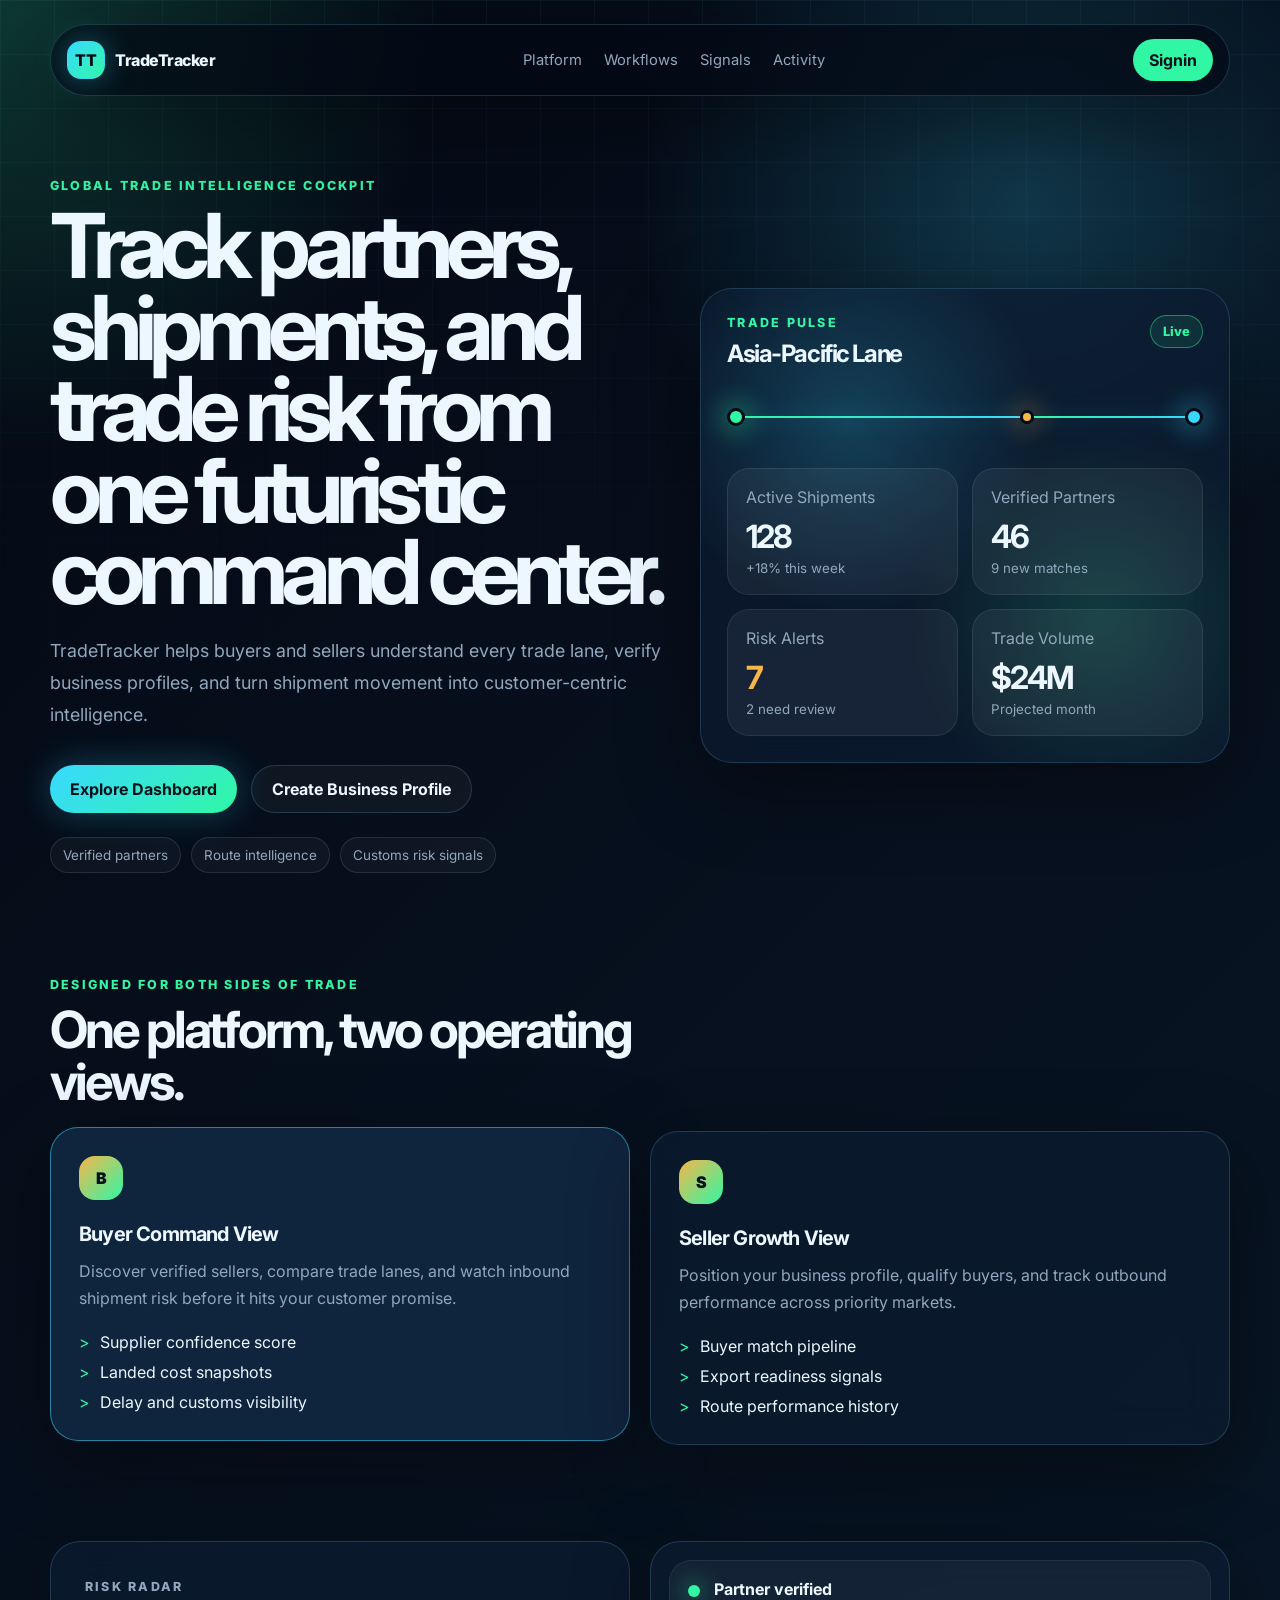
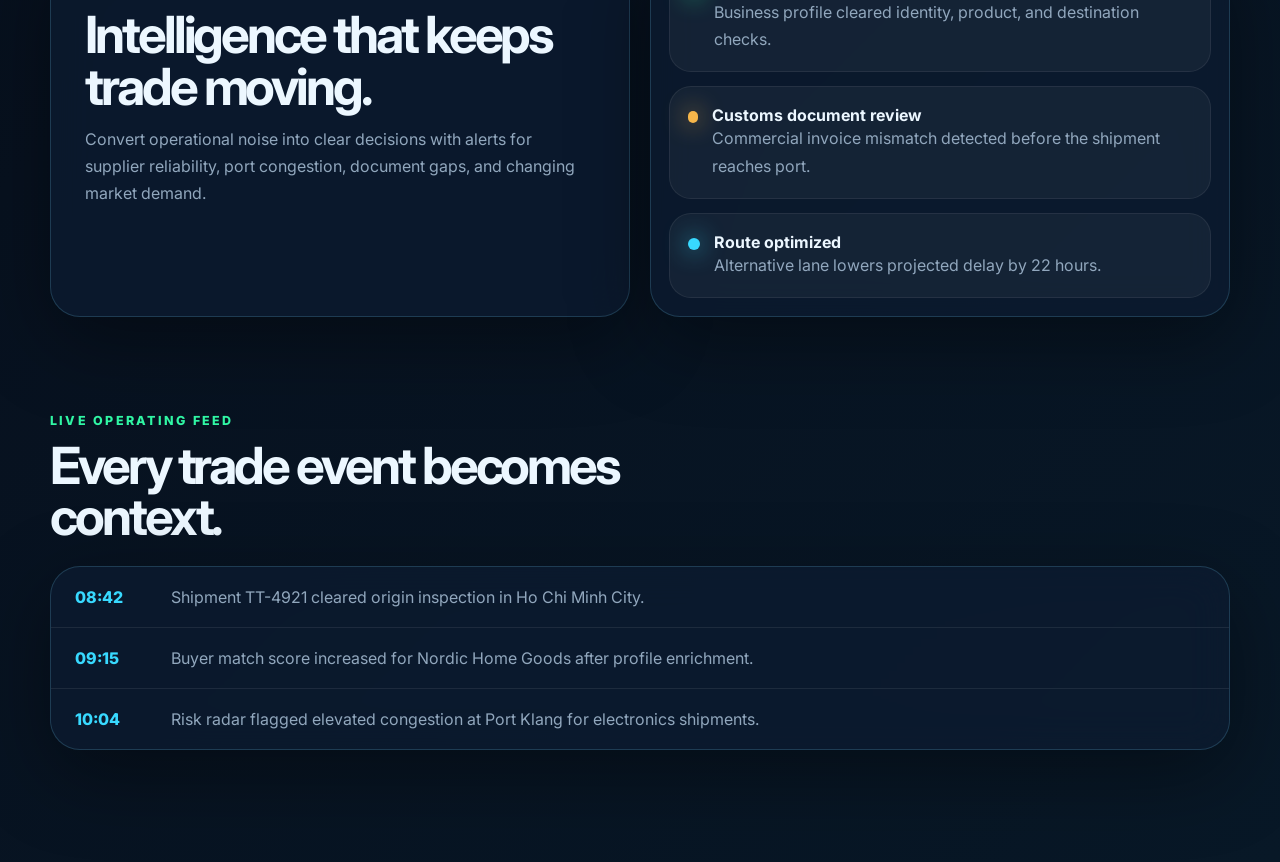
<file: src/main/resources/static/index.html>
<!DOCTYPE html>
<html lang="en">
<head>
    <meta charset="UTF-8">
    <meta name="viewport" content="width=device-width, initial-scale=1.0">
    <title>TradeTracker | Trade Intelligence</title>
    <link rel="preconnect" href="https://fonts.googleapis.com">
    <link rel="preconnect" href="https://fonts.gstatic.com" crossorigin>
    <link href="https://fonts.googleapis.com/css2?family=Inter:wght@400;500;600;700;800&display=swap" rel="stylesheet">
    <link rel="stylesheet" href="styles.css">
</head>
<body>
    <div class="page-shell">
        <header class="site-header">
            <a class="brand" href="#" aria-label="TradeTracker home">
                <span class="brand-mark">TT</span>
                <span>TradeTracker</span>
            </a>
            <nav class="nav-links" aria-label="Main navigation">
                <a href="#platform">Platform</a>
                <a href="#workflows">Workflows</a>
                <a href="#signals">Signals</a>
                <a href="#activity">Activity</a>
            </nav>
            <a class="header-action" href="signin.html">Signin</a>
        </header>

        <main>
            <section class="hero-section" id="platform">
                <div class="hero-copy">
                    <p class="eyebrow">Global trade intelligence cockpit</p>
                    <h1>Track partners, shipments, and trade risk from one futuristic command center.</h1>
                    <p class="hero-text">
                        TradeTracker helps buyers and sellers understand every trade lane, verify business profiles,
                        and turn shipment movement into customer-centric intelligence.
                    </p>
                    <div class="hero-actions">
                        <a class="primary-button" href="#dashboard">Explore Dashboard</a>
                        <a class="secondary-button" href="signup.html">Create Business Profile</a>
                    </div>
                    <div class="trust-row" aria-label="Platform capabilities">
                        <span>Verified partners</span>
                        <span>Route intelligence</span>
                        <span>Customs risk signals</span>
                    </div>
                </div>

                <aside class="dashboard-preview" id="dashboard" aria-label="TradeTracker dashboard preview">
                    <div class="dashboard-topline">
                        <div>
                            <p class="panel-label">Trade pulse</p>
                            <h2>Asia-Pacific Lane</h2>
                        </div>
                        <span class="status-pill">Live</span>
                    </div>
                    <div class="route-map">
                        <span class="node node-origin"></span>
                        <span class="route-line"></span>
                        <span class="node node-mid"></span>
                        <span class="route-line route-line-short"></span>
                        <span class="node node-destination"></span>
                    </div>
                    <div class="metric-grid">
                        <article class="metric-card">
                            <span>Active Shipments</span>
                            <strong data-count="128">0</strong>
                            <small>+18% this week</small>
                        </article>
                        <article class="metric-card">
                            <span>Verified Partners</span>
                            <strong data-count="46">0</strong>
                            <small>9 new matches</small>
                        </article>
                        <article class="metric-card warning-card">
                            <span>Risk Alerts</span>
                            <strong data-count="7">0</strong>
                            <small>2 need review</small>
                        </article>
                        <article class="metric-card">
                            <span>Trade Volume</span>
                            <strong data-count="24">$0M</strong>
                            <small>Projected month</small>
                        </article>
                    </div>
                </aside>
            </section>

            <section class="workflow-section" id="workflows">
                <div class="section-heading">
                    <p class="eyebrow">Designed for both sides of trade</p>
                    <h2>One platform, two operating views.</h2>
                </div>
                <div class="workflow-grid">
                    <article class="workflow-card active" data-workflow="buyer">
                        <span class="card-icon">B</span>
                        <h3>Buyer Command View</h3>
                        <p>Discover verified sellers, compare trade lanes, and watch inbound shipment risk before it hits your customer promise.</p>
                        <ul>
                            <li>Supplier confidence score</li>
                            <li>Landed cost snapshots</li>
                            <li>Delay and customs visibility</li>
                        </ul>
                    </article>
                    <article class="workflow-card" data-workflow="seller">
                        <span class="card-icon">S</span>
                        <h3>Seller Growth View</h3>
                        <p>Position your business profile, qualify buyers, and track outbound performance across priority markets.</p>
                        <ul>
                            <li>Buyer match pipeline</li>
                            <li>Export readiness signals</li>
                            <li>Route performance history</li>
                        </ul>
                    </article>
                </div>
            </section>

            <section class="signals-section" id="signals">
                <div class="signal-panel">
                    <p class="panel-label">Risk radar</p>
                    <h2>Intelligence that keeps trade moving.</h2>
                    <p>
                        Convert operational noise into clear decisions with alerts for supplier reliability,
                        port congestion, document gaps, and changing market demand.
                    </p>
                </div>
                <div class="signal-stack">
                    <article class="signal-item">
                        <span class="signal-dot emerald"></span>
                        <div>
                            <strong>Partner verified</strong>
                            <p>Business profile cleared identity, product, and destination checks.</p>
                        </div>
                    </article>
                    <article class="signal-item">
                        <span class="signal-dot amber"></span>
                        <div>
                            <strong>Customs document review</strong>
                            <p>Commercial invoice mismatch detected before the shipment reaches port.</p>
                        </div>
                    </article>
                    <article class="signal-item">
                        <span class="signal-dot cyan"></span>
                        <div>
                            <strong>Route optimized</strong>
                            <p>Alternative lane lowers projected delay by 22 hours.</p>
                        </div>
                    </article>
                </div>
            </section>

            <section class="activity-section" id="activity">
                <div class="section-heading">
                    <p class="eyebrow">Live operating feed</p>
                    <h2>Every trade event becomes context.</h2>
                </div>
                <div class="activity-feed">
                    <article>
                        <span>08:42</span>
                        <p>Shipment TT-4921 cleared origin inspection in Ho Chi Minh City.</p>
                    </article>
                    <article>
                        <span>09:15</span>
                        <p>Buyer match score increased for Nordic Home Goods after profile enrichment.</p>
                    </article>
                    <article>
                        <span>10:04</span>
                        <p>Risk radar flagged elevated congestion at Port Klang for electronics shipments.</p>
                    </article>
                </div>
            </section>
        </main>
    </div>

    <script src="app.js"></script>
</body>
</html>
</file>
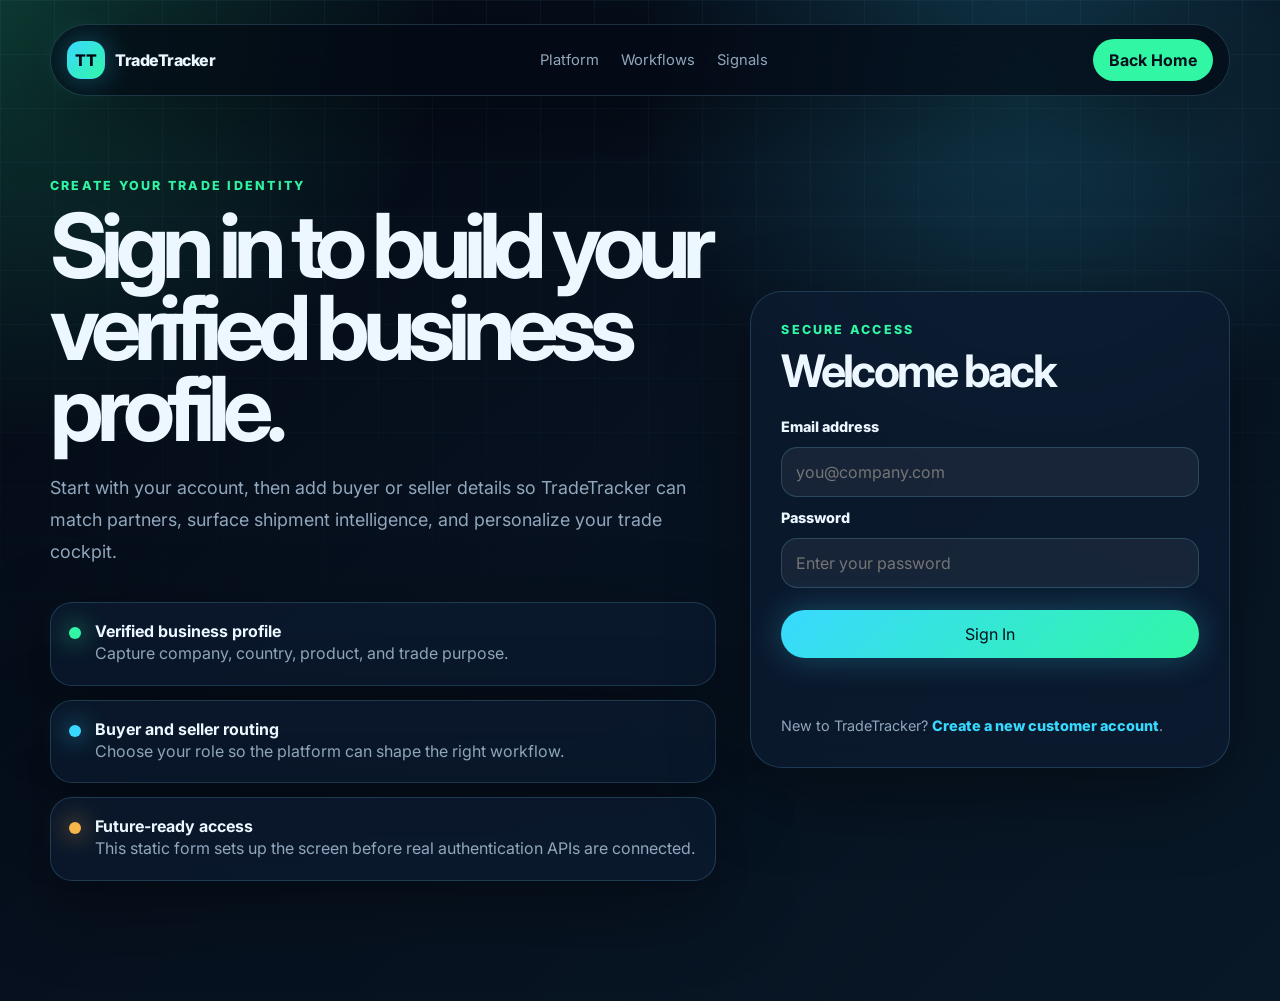
<file: src/main/resources/static/signin.html>
<!DOCTYPE html>
<html lang="en">
<head>
    <meta charset="UTF-8">
    <meta name="viewport" content="width=device-width, initial-scale=1.0">
    <title>Sign In | TradeTracker</title>
    <link rel="preconnect" href="https://fonts.googleapis.com">
    <link rel="preconnect" href="https://fonts.gstatic.com" crossorigin>
    <link href="https://fonts.googleapis.com/css2?family=Inter:wght@400;500;600;700;800&display=swap" rel="stylesheet">
    <link rel="stylesheet" href="styles.css">
</head>
<body>
    <div class="page-shell auth-shell">
        <header class="site-header">
            <a class="brand" href="index.html" aria-label="TradeTracker home">
                <span class="brand-mark">TT</span>
                <span>TradeTracker</span>
            </a>
            <nav class="nav-links" aria-label="Authentication navigation">
                <a href="index.html#platform">Platform</a>
                <a href="index.html#workflows">Workflows</a>
                <a href="index.html#signals">Signals</a>
            </nav>
            <a class="header-action" href="index.html">Back Home</a>
        </header>

        <main class="auth-layout">
            <section class="auth-copy">
                <p class="eyebrow">Create your trade identity</p>
                <h1>Sign in to build your verified business profile.</h1>
                <p class="hero-text">
                    Start with your account, then add buyer or seller details so TradeTracker can match partners,
                    surface shipment intelligence, and personalize your trade cockpit.
                </p>
                <div class="auth-benefits">
                    <article>
                        <span class="signal-dot emerald"></span>
                        <div>
                            <strong>Verified business profile</strong>
                            <p>Capture company, country, product, and trade purpose.</p>
                        </div>
                    </article>
                    <article>
                        <span class="signal-dot cyan"></span>
                        <div>
                            <strong>Buyer and seller routing</strong>
                            <p>Choose your role so the platform can shape the right workflow.</p>
                        </div>
                    </article>
                    <article>
                        <span class="signal-dot amber"></span>
                        <div>
                            <strong>Future-ready access</strong>
                            <p>This static form sets up the screen before real authentication APIs are connected.</p>
                        </div>
                    </article>
                </div>
            </section>

            <section class="auth-panel" aria-labelledby="signin-title">
                <p class="panel-label">Secure access</p>
                <h2 id="signin-title">Welcome back</h2>
                <form class="auth-form" id="signinForm" action="/api/auth/signin" method="post">
                    <label for="email">Email address</label>
                    <input id="email" name="email" type="email" placeholder="you@company.com" autocomplete="email" required>

                    <label for="password">Password</label>
                    <input id="password" name="password" type="password" placeholder="Enter your password" autocomplete="current-password" required>

                    <button class="primary-button auth-submit" type="submit">Sign In</button>
                </form>
                <p class="auth-message" id="signinMessage" role="status"></p>
                <p class="auth-note">
                    New to TradeTracker? <a href="signup.html">Create a new customer account</a>.
                </p>
            </section>
        </main>
    </div>

    <script src="app.js"></script>
</body>
</html>
</file>
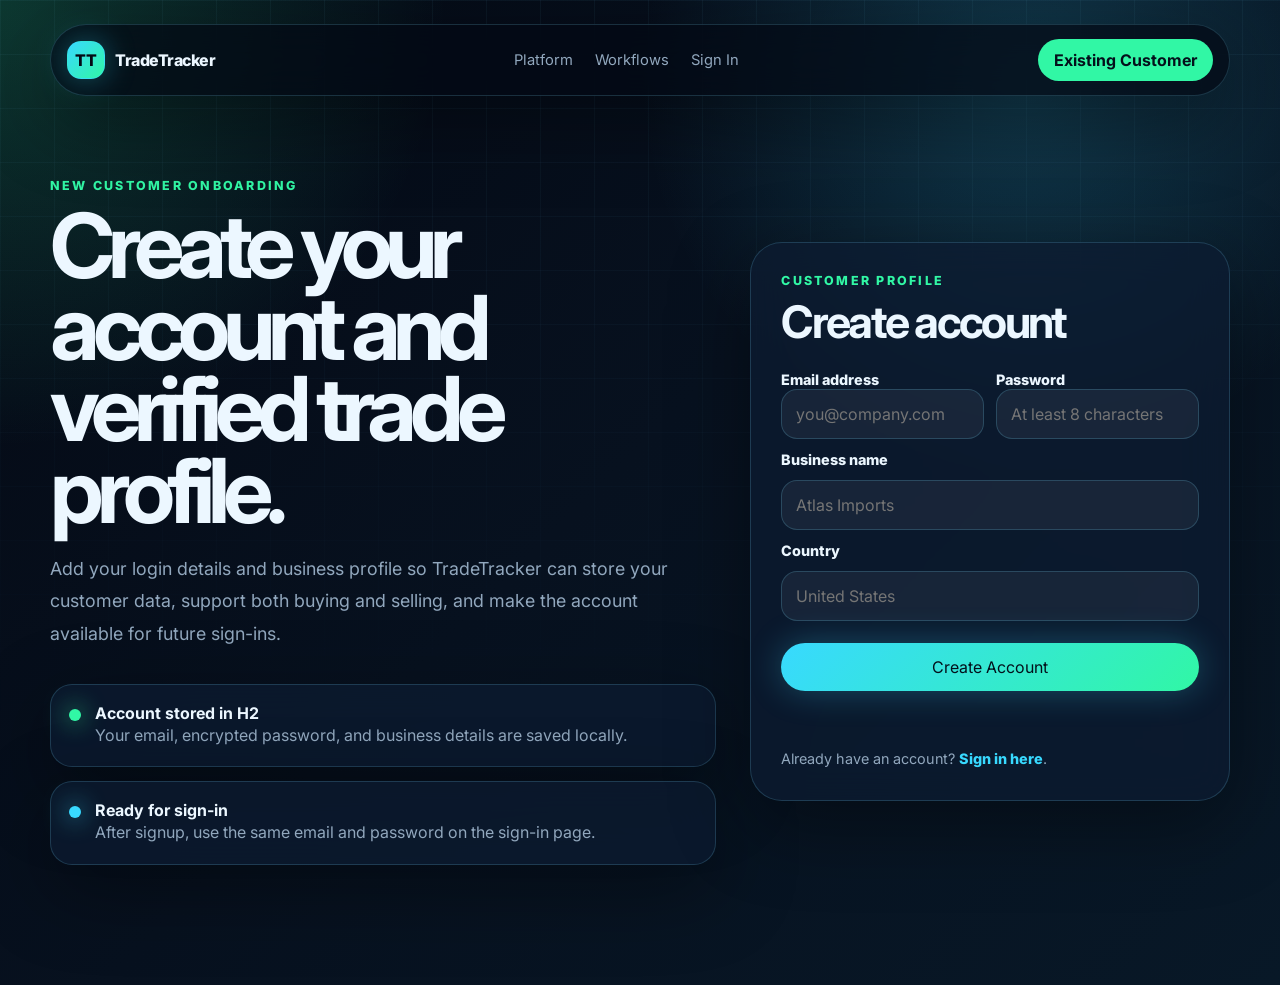
<file: src/main/resources/static/signup.html>
<!DOCTYPE html>
<html lang="en">
<head>
    <meta charset="UTF-8">
    <meta name="viewport" content="width=device-width, initial-scale=1.0">
    <title>Sign Up | TradeTracker</title>
    <link rel="preconnect" href="https://fonts.googleapis.com">
    <link rel="preconnect" href="https://fonts.gstatic.com" crossorigin>
    <link href="https://fonts.googleapis.com/css2?family=Inter:wght@400;500;600;700;800&display=swap" rel="stylesheet">
    <link rel="stylesheet" href="styles.css">
</head>
<body>
    <div class="page-shell auth-shell">
        <header class="site-header">
            <a class="brand" href="index.html" aria-label="TradeTracker home">
                <span class="brand-mark">TT</span>
                <span>TradeTracker</span>
            </a>
            <nav class="nav-links" aria-label="Signup navigation">
                <a href="index.html#platform">Platform</a>
                <a href="index.html#workflows">Workflows</a>
                <a href="signin.html">Sign In</a>
            </nav>
            <a class="header-action" href="signin.html">Existing Customer</a>
        </header>

        <main class="auth-layout">
            <section class="auth-copy">
                <p class="eyebrow">New customer onboarding</p>
                <h1>Create your account and verified trade profile.</h1>
                <p class="hero-text">
                    Add your login details and business profile so TradeTracker can store your customer data,
                    support both buying and selling, and make the account available for future sign-ins.
                </p>
                <div class="auth-benefits">
                    <article>
                        <span class="signal-dot emerald"></span>
                        <div>
                            <strong>Account stored in H2</strong>
                            <p>Your email, encrypted password, and business details are saved locally.</p>
                        </div>
                    </article>
                    <article>
                        <span class="signal-dot cyan"></span>
                        <div>
                            <strong>Ready for sign-in</strong>
                            <p>After signup, use the same email and password on the sign-in page.</p>
                        </div>
                    </article>
                </div>
            </section>

            <section class="auth-panel" aria-labelledby="signup-title">
                <p class="panel-label">Customer profile</p>
                <h2 id="signup-title">Create account</h2>
                <form class="auth-form" id="signupForm" action="/api/auth/signup" method="post">
                    <div class="form-row">
                        <div>
                            <label for="email">Email address</label>
                            <input id="email" name="email" type="email" placeholder="you@company.com" autocomplete="email" required>
                        </div>
                        <div>
                            <label for="password">Password</label>
                            <input id="password" name="password" type="password" placeholder="At least 8 characters" autocomplete="new-password" minlength="8" required>
                        </div>
                    </div>

                    <label for="businessName">Business name</label>
                    <input id="businessName" name="businessName" type="text" placeholder="Atlas Imports" required>

                    <label for="country">Country</label>
                    <input id="country" name="country" type="text" placeholder="United States">

                    <button class="primary-button auth-submit" type="submit">Create Account</button>
                </form>
                <p class="auth-message" id="signupMessage" role="status"></p>
                <p class="auth-note">
                    Already have an account? <a href="signin.html">Sign in here</a>.
                </p>
            </section>
        </main>
    </div>

    <script src="app.js"></script>
</body>
</html>
</file>
<file: src/main/resources/static/styles.css>
:root {
    --bg: #07111f;
    --bg-deep: #040914;
    --panel: rgba(13, 28, 49, 0.74);
    --panel-strong: rgba(17, 38, 64, 0.92);
    --line: rgba(120, 220, 255, 0.18);
    --text: #ecf7ff;
    --muted: #91a7bd;
    --cyan: #38d9ff;
    --emerald: #31f7a5;
    --amber: #f6b64a;
    --danger: #ff6b8a;
    --shadow: 0 24px 80px rgba(0, 0, 0, 0.38);
}

* {
    box-sizing: border-box;
}

html {
    scroll-behavior: smooth;
}

body {
    min-height: 100vh;
    margin: 0;
    color: var(--text);
    font-family: "Inter", system-ui, -apple-system, BlinkMacSystemFont, "Segoe UI", sans-serif;
    overflow-x: hidden;
    background:
        radial-gradient(circle at top left, rgba(49, 247, 165, 0.2), transparent 28rem),
        radial-gradient(circle at 80% 8%, rgba(56, 217, 255, 0.2), transparent 24rem),
        linear-gradient(135deg, var(--bg-deep), var(--bg) 48%, #081827);
}

body::before {
    position: fixed;
    inset: 0;
    z-index: 0;
    pointer-events: none;
    content: "";
    background-image:
        linear-gradient(rgba(120, 220, 255, 0.06) 1px, transparent 1px),
        linear-gradient(90deg, rgba(120, 220, 255, 0.06) 1px, transparent 1px);
    background-size: 54px 54px;
    mask-image: linear-gradient(to bottom, rgba(0, 0, 0, 0.9), transparent 82%);
}

a {
    color: inherit;
    text-decoration: none;
}

.page-shell {
    position: relative;
    z-index: 2;
    width: min(1180px, calc(100% - 40px));
    margin: 0 auto;
    padding: 24px 0 64px;
}

.site-header {
    position: sticky;
    top: 16px;
    z-index: 10;
    display: flex;
    align-items: center;
    justify-content: space-between;
    gap: 24px;
    padding: 14px 16px;
    border: 1px solid var(--line);
    border-radius: 999px;
    background: rgba(4, 9, 20, 0.72);
    box-shadow: var(--shadow);
    backdrop-filter: blur(18px);
}

.visually-hidden {
    position: absolute;
    width: 1px;
    height: 1px;
    overflow: hidden;
    clip: rect(0, 0, 0, 0);
    white-space: nowrap;
}

.brand,
.nav-links,
.hero-actions,
.trust-row {
    display: flex;
    align-items: center;
}

.brand {
    gap: 10px;
    font-weight: 800;
    letter-spacing: -0.03em;
}

.brand-mark {
    display: grid;
    width: 38px;
    height: 38px;
    place-items: center;
    border: 1px solid rgba(56, 217, 255, 0.45);
    border-radius: 14px;
    color: var(--bg-deep);
    background: linear-gradient(135deg, var(--cyan), var(--emerald));
    box-shadow: 0 0 30px rgba(56, 217, 255, 0.35);
}

.nav-links {
    gap: 22px;
    color: var(--muted);
    font-size: 0.92rem;
}

.nav-links a:hover {
    color: var(--text);
}

.header-search {
    position: relative;
    display: flex;
    flex: 1;
    max-width: 440px;
    min-width: 250px;
    border: 1px solid rgba(120, 220, 255, 0.2);
    border-radius: 999px;
    background: rgba(255, 255, 255, 0.055);
}

.header-search:focus-within {
    border-color: rgba(56, 217, 255, 0.7);
    box-shadow: 0 0 0 4px rgba(56, 217, 255, 0.12);
}

.header-search input {
    width: 100%;
    min-width: 0;
    border: 0;
    color: var(--text);
    background: transparent;
    font: inherit;
    outline: 0;
    padding: 0 14px;
}

.header-search input::placeholder {
    color: rgba(145, 167, 189, 0.84);
}

.header-search button {
    border: 0;
    border-radius: 999px;
    color: #04101b;
    background: linear-gradient(135deg, var(--cyan), var(--emerald));
    cursor: pointer;
    font: inherit;
    font-size: 0.84rem;
    font-weight: 800;
    padding: 11px 15px;
}

.search-results {
    position: absolute;
    top: calc(100% + 12px);
    right: 0;
    left: 0;
    z-index: 30;
    display: none;
    min-width: min(440px, calc(100vw - 40px));
    padding: 12px;
    border: 1px solid var(--line);
    border-radius: 22px;
    background: rgba(4, 9, 20, 0.96);
    box-shadow: var(--shadow);
    backdrop-filter: blur(18px);
}

.header-search:focus-within .search-results,
.header-search:hover .search-results {
    display: block;
}

.search-results p {
    margin: 0;
    color: var(--muted);
    font-size: 0.84rem;
    line-height: 1.5;
}

.search-result-list {
    display: grid;
    gap: 6px;
    margin-top: 10px;
}

.search-result-item {
    display: grid;
    gap: 3px;
    padding: 10px;
    border-radius: 14px;
    background: rgba(255, 255, 255, 0.045);
}

.search-result-item:hover {
    background: rgba(56, 217, 255, 0.1);
}

.search-result-item span {
    color: var(--emerald);
    font-size: 0.7rem;
    font-weight: 800;
    letter-spacing: 0.12em;
    text-transform: uppercase;
}

.search-result-item strong {
    font-size: 0.94rem;
}

.search-result-item small {
    color: var(--muted);
    line-height: 1.45;
}

.header-action,
.primary-button,
.secondary-button {
    border-radius: 999px;
    font-weight: 700;
}

.header-action {
    padding: 11px 16px;
    color: #04101b;
    background: var(--emerald);
}

.hero-section {
    display: grid;
    grid-template-columns: minmax(0, 1fr) minmax(360px, 0.86fr);
    gap: 34px;
    align-items: center;
    padding: 82px 0 56px;
}

.eyebrow,
.panel-label {
    margin: 0 0 12px;
    color: var(--emerald);
    font-size: 0.78rem;
    font-weight: 800;
    letter-spacing: 0.18em;
    text-transform: uppercase;
}

h1,
h2,
h3,
p {
    margin-top: 0;
}

h1 {
    max-width: 760px;
    margin-bottom: 22px;
    font-size: clamp(3rem, 7vw, 5.9rem);
    line-height: 0.91;
    letter-spacing: -0.08em;
}

h2 {
    margin-bottom: 14px;
    font-size: clamp(2rem, 4vw, 3.2rem);
    line-height: 1;
    letter-spacing: -0.06em;
}

h3 {
    margin-bottom: 12px;
    font-size: 1.25rem;
    letter-spacing: -0.04em;
}

.hero-text {
    max-width: 660px;
    color: var(--muted);
    font-size: 1.12rem;
    line-height: 1.8;
}

.hero-actions {
    flex-wrap: wrap;
    gap: 14px;
    margin: 34px 0 24px;
}

.primary-button,
.secondary-button {
    display: inline-flex;
    align-items: center;
    justify-content: center;
    min-height: 48px;
    padding: 0 20px;
}

.primary-button {
    color: #03111b;
    background: linear-gradient(135deg, var(--cyan), var(--emerald));
    box-shadow: 0 0 34px rgba(56, 217, 255, 0.28);
}

.secondary-button {
    border: 1px solid var(--line);
    color: var(--text);
    background: rgba(255, 255, 255, 0.04);
}

.trust-row {
    flex-wrap: wrap;
    gap: 10px;
}

.trust-row span {
    padding: 9px 12px;
    border: 1px solid rgba(145, 167, 189, 0.18);
    border-radius: 999px;
    color: var(--muted);
    background: rgba(255, 255, 255, 0.035);
    font-size: 0.84rem;
}

.dashboard-preview,
.workflow-card,
.signal-panel,
.signal-stack,
.activity-feed {
    border: 1px solid var(--line);
    background: var(--panel);
    box-shadow: var(--shadow);
    backdrop-filter: blur(20px);
}

.dashboard-preview {
    position: relative;
    overflow: hidden;
    padding: 26px;
    border-radius: 32px;
}

.dashboard-preview::before {
    position: absolute;
    inset: 0;
    pointer-events: none;
    content: "";
    background:
        radial-gradient(circle at 28% 28%, rgba(56, 217, 255, 0.2), transparent 12rem),
        radial-gradient(circle at 76% 70%, rgba(49, 247, 165, 0.16), transparent 12rem);
}

.dashboard-topline,
.metric-grid,
.route-map {
    position: relative;
}

.dashboard-topline {
    display: flex;
    justify-content: space-between;
    gap: 20px;
}

.dashboard-topline h2 {
    margin-bottom: 0;
    font-size: 1.5rem;
}

.status-pill {
    align-self: flex-start;
    padding: 8px 12px;
    border: 1px solid rgba(49, 247, 165, 0.45);
    border-radius: 999px;
    color: var(--emerald);
    background: rgba(49, 247, 165, 0.09);
    font-size: 0.8rem;
    font-weight: 800;
}

.route-map {
    display: flex;
    align-items: center;
    margin: 42px 0;
}

.node {
    display: block;
    width: 18px;
    height: 18px;
    border: 3px solid var(--bg-deep);
    border-radius: 999px;
    box-shadow: 0 0 28px currentColor;
}

.node-origin {
    color: var(--emerald);
    background: var(--emerald);
}

.node-mid {
    width: 14px;
    height: 14px;
    color: var(--amber);
    background: var(--amber);
}

.node-destination {
    color: var(--cyan);
    background: var(--cyan);
}

.route-line {
    flex: 1;
    height: 2px;
    background: linear-gradient(90deg, var(--emerald), var(--cyan));
    box-shadow: 0 0 22px rgba(56, 217, 255, 0.45);
}

.route-line-short {
    flex: 0.55;
}

.metric-grid {
    display: grid;
    grid-template-columns: repeat(2, minmax(0, 1fr));
    gap: 14px;
}

.metric-card {
    padding: 18px;
    border: 1px solid rgba(255, 255, 255, 0.08);
    border-radius: 22px;
    background: rgba(255, 255, 255, 0.055);
}

.metric-card span,
.metric-card small {
    display: block;
    color: var(--muted);
}

.metric-card strong {
    display: block;
    margin: 10px 0 4px;
    color: var(--text);
    font-size: 2rem;
    letter-spacing: -0.06em;
}

.warning-card strong {
    color: var(--amber);
}

.workflow-section,
.signals-section,
.activity-section,
.buyer-requirements-section {
    padding: 48px 0;
}

.section-heading {
    max-width: 680px;
    margin-bottom: 24px;
}

.workflow-grid,
.signals-section {
    display: grid;
    grid-template-columns: repeat(2, minmax(0, 1fr));
    gap: 20px;
}

.workflow-card {
    padding: 28px;
    border-radius: 28px;
    transition: border-color 180ms ease, transform 180ms ease, background 180ms ease;
}

.workflow-card:hover,
.workflow-card.active {
    border-color: rgba(56, 217, 255, 0.52);
    background: var(--panel-strong);
    transform: translateY(-4px);
}

.card-icon {
    display: grid;
    width: 44px;
    height: 44px;
    margin-bottom: 22px;
    place-items: center;
    border-radius: 16px;
    color: #04101b;
    background: linear-gradient(135deg, var(--amber), var(--emerald));
    font-weight: 900;
}

.workflow-card p,
.signal-panel p,
.signal-item p {
    color: var(--muted);
    line-height: 1.7;
}

.workflow-card ul {
    display: grid;
    gap: 10px;
    margin: 20px 0 0;
    padding: 0;
    color: var(--text);
    list-style: none;
}

.workflow-card li::before {
    margin-right: 10px;
    color: var(--emerald);
    content: ">";
}

.signal-panel,
.signal-stack,
.activity-feed {
    border-radius: 30px;
}

.signal-panel {
    min-height: 100%;
    padding: 34px;
}

.signal-stack {
    display: grid;
    gap: 14px;
    padding: 18px;
}

.signal-item {
    display: flex;
    gap: 14px;
    padding: 18px;
    border: 1px solid rgba(255, 255, 255, 0.07);
    border-radius: 22px;
    background: rgba(255, 255, 255, 0.045);
}

.signal-item p {
    margin-bottom: 0;
}

.signal-dot {
    width: 12px;
    height: 12px;
    margin-top: 6px;
    border-radius: 999px;
    box-shadow: 0 0 24px currentColor;
}

.emerald {
    color: var(--emerald);
    background: var(--emerald);
}

.amber {
    color: var(--amber);
    background: var(--amber);
}

.cyan {
    color: var(--cyan);
    background: var(--cyan);
}

.activity-feed {
    overflow: hidden;
}

.activity-feed article {
    display: grid;
    grid-template-columns: 80px 1fr;
    gap: 16px;
    padding: 20px 24px;
    border-bottom: 1px solid rgba(255, 255, 255, 0.08);
}

.activity-feed article:last-child {
    border-bottom: 0;
}

.activity-feed span {
    color: var(--cyan);
    font-weight: 800;
}

.activity-feed p {
    margin-bottom: 0;
    color: var(--muted);
}

.auth-shell {
    min-height: 100vh;
}

.auth-layout {
    display: grid;
    grid-template-columns: minmax(0, 1fr) minmax(340px, 0.72fr);
    gap: 34px;
    align-items: center;
    padding: 82px 0 56px;
}

.auth-copy h1 {
    max-width: 720px;
}

.auth-benefits {
    display: grid;
    gap: 14px;
    max-width: 680px;
    margin-top: 34px;
}

.auth-benefits article,
.auth-panel {
    border: 1px solid var(--line);
    background: var(--panel);
    box-shadow: var(--shadow);
    backdrop-filter: blur(20px);
}

.auth-benefits article {
    display: flex;
    gap: 14px;
    padding: 18px;
    border-radius: 22px;
}

.auth-benefits p {
    margin-bottom: 0;
    color: var(--muted);
    line-height: 1.6;
}

.auth-panel {
    padding: 30px;
    border-radius: 32px;
}

.auth-panel h2 {
    font-size: clamp(2rem, 4vw, 2.8rem);
}

.auth-form {
    display: grid;
    gap: 12px;
    margin-top: 24px;
}

.auth-form label {
    color: var(--text);
    font-size: 0.9rem;
    font-weight: 800;
}

.auth-form input,
.auth-form select {
    width: 100%;
    min-height: 50px;
    border: 1px solid rgba(120, 220, 255, 0.2);
    border-radius: 16px;
    color: var(--text);
    background: rgba(255, 255, 255, 0.055);
    font: inherit;
    outline: none;
    padding: 0 14px;
}

.auth-form input:focus,
.auth-form select:focus {
    border-color: rgba(56, 217, 255, 0.7);
    box-shadow: 0 0 0 4px rgba(56, 217, 255, 0.12);
}

.auth-form option {
    color: #04101b;
}

.auth-submit {
    width: 100%;
    border: 0;
    cursor: pointer;
    font: inherit;
    margin-top: 10px;
}

.auth-note {
    margin: 18px 0 0;
    color: var(--muted);
    font-size: 0.9rem;
    line-height: 1.6;
}

.auth-note a {
    color: var(--cyan);
    font-weight: 800;
}

.form-row {
    display: grid;
    grid-template-columns: repeat(2, minmax(0, 1fr));
    gap: 12px;
}

.checkbox-field {
    display: flex;
    align-items: center;
    gap: 10px;
    color: var(--muted);
    cursor: pointer;
    line-height: 1.5;
}

.checkbox-field input {
    width: 18px;
    min-height: 18px;
    accent-color: var(--emerald);
}

.auth-message {
    min-height: 22px;
    margin: 16px 0 0;
    color: var(--muted);
    font-size: 0.92rem;
    line-height: 1.5;
}

.auth-message.success {
    color: var(--emerald);
}

.auth-message.error {
    color: var(--danger);
}

.dashboard-header {
    align-items: center;
}

.dashboard-nav {
    gap: 16px;
    font-size: 0.86rem;
}

.dashboard-hero {
    max-width: 900px;
    padding: 82px 0 34px;
}

.dashboard-grid {
    display: grid;
    grid-template-columns: repeat(3, minmax(0, 1fr));
    gap: 18px;
    padding-bottom: 56px;
}

.dashboard-card {
    display: block;
    min-height: 220px;
    padding: 26px;
    border: 1px solid var(--line);
    border-radius: 28px;
    background: var(--panel);
    box-shadow: var(--shadow);
    backdrop-filter: blur(20px);
}

.dashboard-card:hover {
    border-color: rgba(56, 217, 255, 0.52);
    background: var(--panel-strong);
}

.dashboard-card p {
    color: var(--muted);
    line-height: 1.7;
}

.form-and-feed-layout {
    display: grid;
    grid-template-columns: minmax(340px, 0.86fr) minmax(0, 1fr);
    gap: 22px;
    align-items: start;
    padding-bottom: 56px;
}

.market-form,
.seller-card,
.messenger-shell,
.conversation-list,
.chat-panel {
    border: 1px solid var(--line);
    background: var(--panel);
    box-shadow: var(--shadow);
    backdrop-filter: blur(20px);
}

.market-form {
    display: grid;
    gap: 14px;
    padding: 26px;
    border-radius: 30px;
}

.csv-import-form {
    margin-bottom: 24px;
}

.market-form label {
    display: grid;
    gap: 8px;
    color: var(--text);
    font-size: 0.88rem;
    font-weight: 800;
}

.market-form input,
.market-form select,
.market-form textarea,
.chat-compose input {
    width: 100%;
    min-height: 48px;
    border: 1px solid rgba(120, 220, 255, 0.2);
    border-radius: 16px;
    color: var(--text);
    background: rgba(255, 255, 255, 0.055);
    font: inherit;
    outline: none;
    padding: 0 14px;
}

.market-form textarea {
    min-height: 92px;
    padding-top: 12px;
    resize: vertical;
}

.market-form input:focus,
.market-form select:focus,
.market-form textarea:focus,
.chat-compose input:focus {
    border-color: rgba(56, 217, 255, 0.7);
    box-shadow: 0 0 0 4px rgba(56, 217, 255, 0.12);
}

.market-form option {
    color: #04101b;
}

.market-submit {
    border: 0;
    cursor: pointer;
    font: inherit;
}

.buyer-requirements-grid {
    display: grid;
    grid-template-columns: repeat(2, minmax(0, 1fr));
    gap: 18px;
}

.single-column-feed {
    grid-template-columns: 1fr;
}

.requirement-card {
    display: grid;
    gap: 14px;
    padding: 24px;
    border: 1px solid var(--line);
    border-radius: 28px;
    background: var(--panel);
    box-shadow: var(--shadow);
    backdrop-filter: blur(20px);
}

.requirement-topline {
    display: flex;
    align-items: center;
    justify-content: space-between;
    gap: 14px;
}

.requirement-topline span,
.requirement-topline strong {
    border-radius: 999px;
    font-size: 0.75rem;
    font-weight: 800;
}

.requirement-topline span {
    padding: 8px 10px;
    color: #04101b;
    background: linear-gradient(135deg, var(--amber), var(--emerald));
}

.requirement-topline strong {
    padding: 7px 10px;
    border: 1px solid rgba(49, 247, 165, 0.35);
    color: var(--emerald);
    background: rgba(49, 247, 165, 0.08);
}

.requirement-card h3 {
    margin-bottom: 0;
}

.requirement-card p {
    margin-bottom: 0;
    color: var(--muted);
    line-height: 1.6;
}

.requirement-details {
    display: grid;
    grid-template-columns: repeat(2, minmax(0, 1fr));
    gap: 10px;
    margin: 0;
}

.requirement-details div {
    padding: 12px;
    border: 1px solid rgba(255, 255, 255, 0.07);
    border-radius: 16px;
    background: rgba(255, 255, 255, 0.045);
}

.requirement-details dt {
    margin-bottom: 5px;
    color: var(--muted);
    font-size: 0.74rem;
    font-weight: 800;
    letter-spacing: 0.08em;
    text-transform: uppercase;
}

.requirement-details dd {
    margin: 0;
    color: var(--text);
    font-size: 0.92rem;
    line-height: 1.4;
}

.loading-card {
    grid-column: 1 / -1;
}

.seller-grid {
    display: grid;
    grid-template-columns: repeat(2, minmax(0, 1fr));
    gap: 18px;
    padding-bottom: 56px;
}

.seller-card {
    display: grid;
    gap: 14px;
    padding: 24px;
    border-radius: 28px;
}

.seller-product-image {
    width: 100%;
    height: 190px;
    object-fit: cover;
    border: 1px solid rgba(120, 220, 255, 0.16);
    border-radius: 22px;
    background: rgba(255, 255, 255, 0.04);
}

.seller-card h3,
.seller-card p {
    margin-bottom: 0;
}

.seller-card p {
    color: var(--muted);
    line-height: 1.6;
}

.seller-chat-link {
    justify-self: start;
}

.messenger-shell {
    display: grid;
    grid-template-columns: 280px minmax(0, 1fr);
    overflow: hidden;
    border-radius: 32px;
}

.conversation-list {
    display: grid;
    align-content: start;
    gap: 10px;
    padding: 20px;
    border-width: 0 1px 0 0;
    border-radius: 0;
    box-shadow: none;
}

.conversation-item {
    border: 1px solid rgba(255, 255, 255, 0.07);
    border-radius: 16px;
    color: var(--muted);
    background: rgba(255, 255, 255, 0.045);
    cursor: pointer;
    font: inherit;
    font-weight: 800;
    padding: 13px;
    text-align: left;
}

.conversation-item.active,
.conversation-item:hover {
    border-color: rgba(56, 217, 255, 0.42);
    color: var(--text);
    background: rgba(56, 217, 255, 0.09);
}

.chat-panel {
    display: grid;
    grid-template-rows: auto minmax(380px, 1fr) auto;
    border: 0;
    border-radius: 0;
    box-shadow: none;
}

.chat-header {
    display: flex;
    justify-content: space-between;
    gap: 20px;
    padding: 22px;
    border-bottom: 1px solid rgba(255, 255, 255, 0.08);
}

.chat-header h2 {
    margin-bottom: 0;
    font-size: 1.5rem;
}

.message-thread {
    display: flex;
    flex-direction: column;
    gap: 12px;
    overflow-y: auto;
    padding: 22px;
}

.message-bubble {
    max-width: min(74%, 560px);
    padding: 13px 15px;
    border-radius: 20px;
    background: rgba(255, 255, 255, 0.065);
}

.message-bubble.outgoing {
    align-self: flex-end;
    color: #04101b;
    background: linear-gradient(135deg, var(--cyan), var(--emerald));
}

.message-bubble.incoming {
    align-self: flex-start;
}

.message-bubble span,
.message-bubble small {
    display: block;
    font-size: 0.75rem;
    font-weight: 800;
}

.message-bubble span {
    margin-bottom: 6px;
    color: var(--emerald);
}

.message-bubble.outgoing span,
.message-bubble.outgoing small {
    color: rgba(4, 16, 27, 0.78);
}

.message-bubble p {
    margin-bottom: 6px;
    line-height: 1.45;
}

.message-bubble small {
    color: var(--muted);
}

.chat-compose {
    display: grid;
    gap: 12px;
    padding: 18px;
    border-top: 1px solid rgba(255, 255, 255, 0.08);
}

.compose-row {
    display: grid;
    grid-template-columns: 1fr auto;
    gap: 10px;
}

.compose-row .primary-button {
    border: 0;
    cursor: pointer;
    font: inherit;
}

.user-menu {
    position: relative;
}

.user-menu-button {
    display: grid;
    width: 44px;
    height: 44px;
    place-items: center;
    border: 1px solid rgba(56, 217, 255, 0.4);
    border-radius: 999px;
    color: #04101b;
    background: linear-gradient(135deg, var(--cyan), var(--emerald));
    box-shadow: 0 0 28px rgba(56, 217, 255, 0.24);
    cursor: pointer;
    font: inherit;
    font-weight: 900;
}

.user-dropdown {
    position: absolute;
    top: calc(100% + 12px);
    right: 0;
    z-index: 20;
    display: none;
    min-width: 230px;
    padding: 12px;
    border: 1px solid var(--line);
    border-radius: 22px;
    background: rgba(4, 9, 20, 0.94);
    box-shadow: var(--shadow);
    backdrop-filter: blur(18px);
}

.user-menu.open .user-dropdown {
    display: grid;
    gap: 4px;
}

.user-name {
    margin: 0 0 8px;
    padding: 8px 10px 12px;
    border-bottom: 1px solid rgba(255, 255, 255, 0.08);
    color: var(--emerald);
    font-size: 0.82rem;
    font-weight: 800;
}

.user-dropdown a,
.logout-button {
    padding: 10px;
    border: 0;
    border-radius: 12px;
    color: var(--muted);
    background: transparent;
    cursor: pointer;
    font: inherit;
    font-size: 0.92rem;
    text-align: left;
}

.user-dropdown a:hover,
.logout-button:hover {
    color: var(--text);
    background: rgba(255, 255, 255, 0.06);
}

.logout-button {
    color: var(--danger);
}

@media (max-width: 900px) {
    .site-header {
        align-items: flex-start;
        border-radius: 28px;
        flex-wrap: wrap;
    }

    .nav-links {
        display: none;
    }

    .hero-section,
    .auth-layout,
    .workflow-grid,
    .dashboard-grid,
    .buyer-requirements-grid,
    .form-and-feed-layout,
    .seller-grid,
    .messenger-shell,
    .signals-section {
        grid-template-columns: 1fr;
    }

    .conversation-list {
        border-width: 0 0 1px;
    }

    .hero-section,
    .auth-layout {
        padding-top: 58px;
    }

    .header-search {
        order: 3;
        width: 100%;
        max-width: none;
    }
}

@media (max-width: 560px) {
    .page-shell {
        width: min(100% - 28px, 1180px);
    }

    .site-header,
    .hero-actions {
        align-items: stretch;
        flex-direction: column;
    }

    .header-search {
        min-width: 0;
    }

    h1 {
        font-size: 3.1rem;
    }

    .dashboard-preview,
    .dashboard-card,
    .requirement-card,
    .seller-card,
    .market-form,
    .auth-panel,
    .workflow-card,
    .signal-panel {
        padding: 22px;
    }

    .metric-grid,
    .form-row,
    .requirement-details,
    .compose-row,
    .activity-feed article {
        grid-template-columns: 1fr;
    }

    .message-bubble {
        max-width: 100%;
    }
}
</file>
